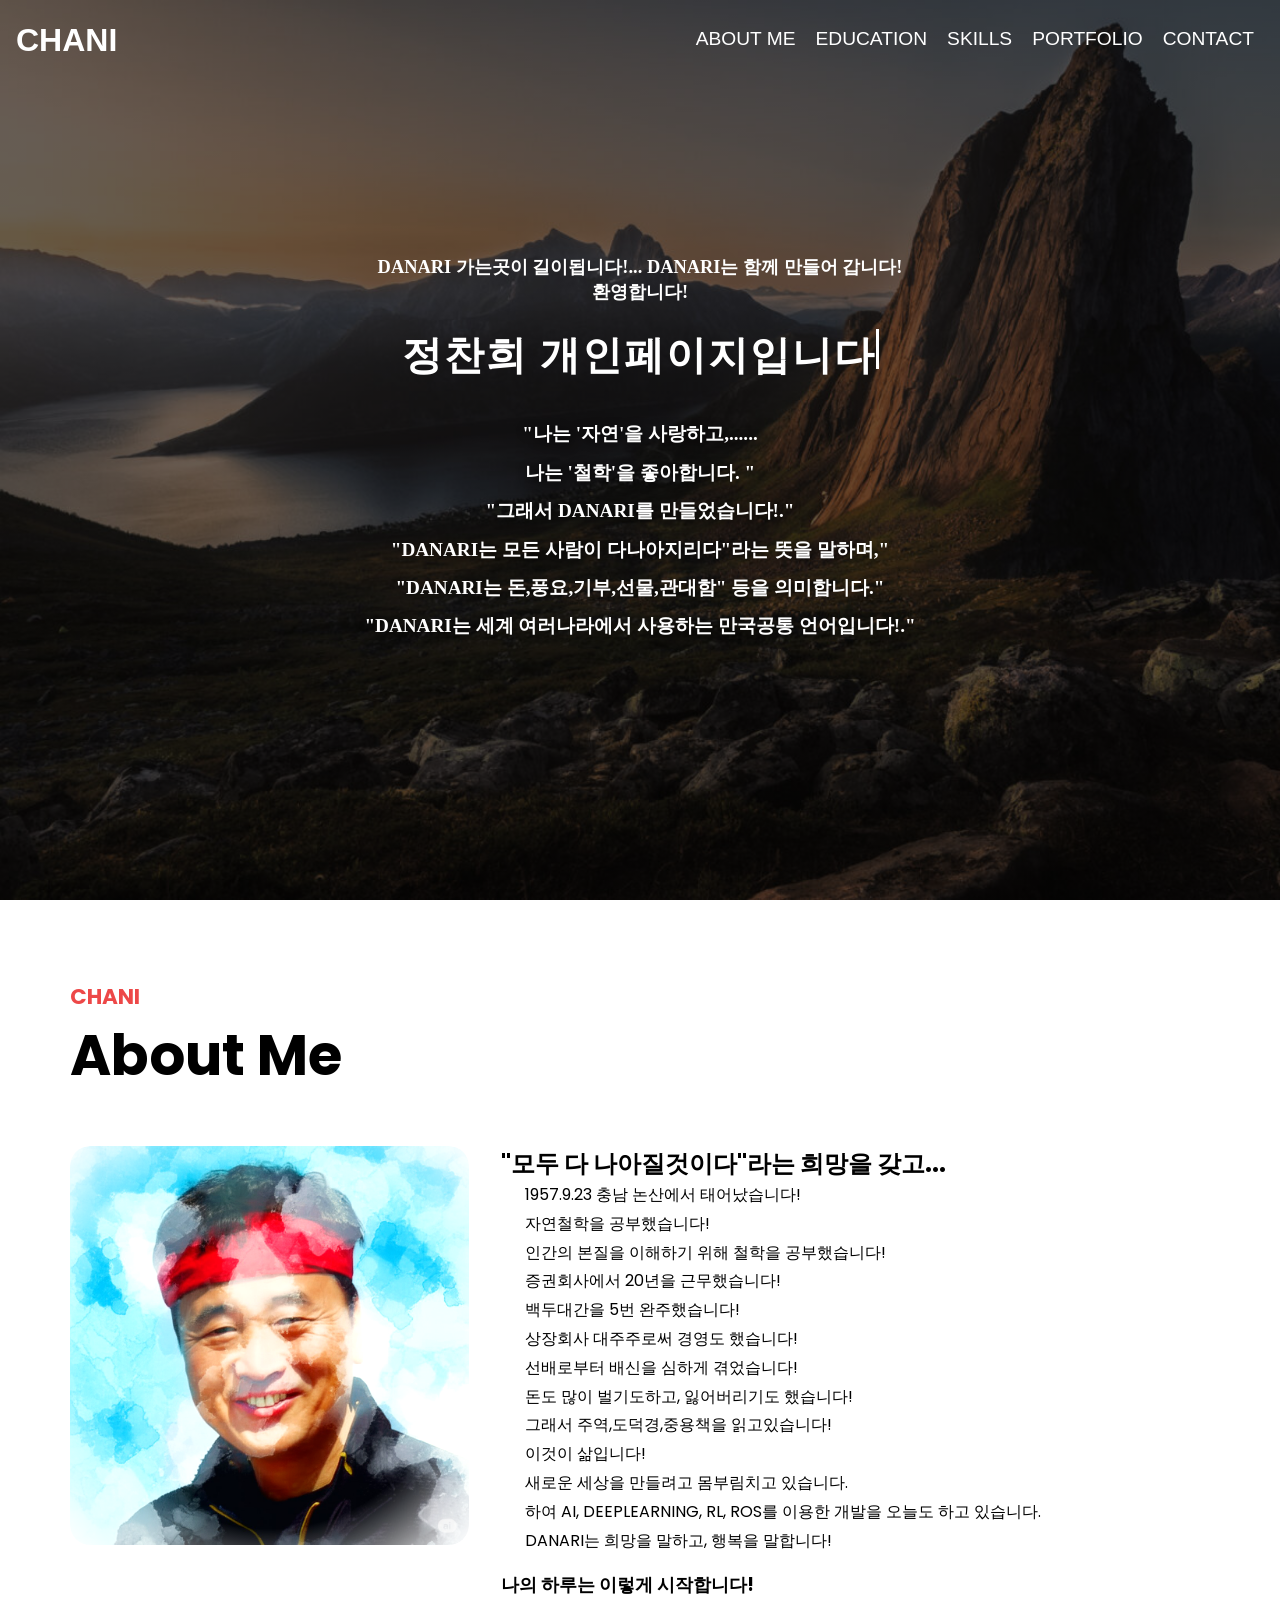
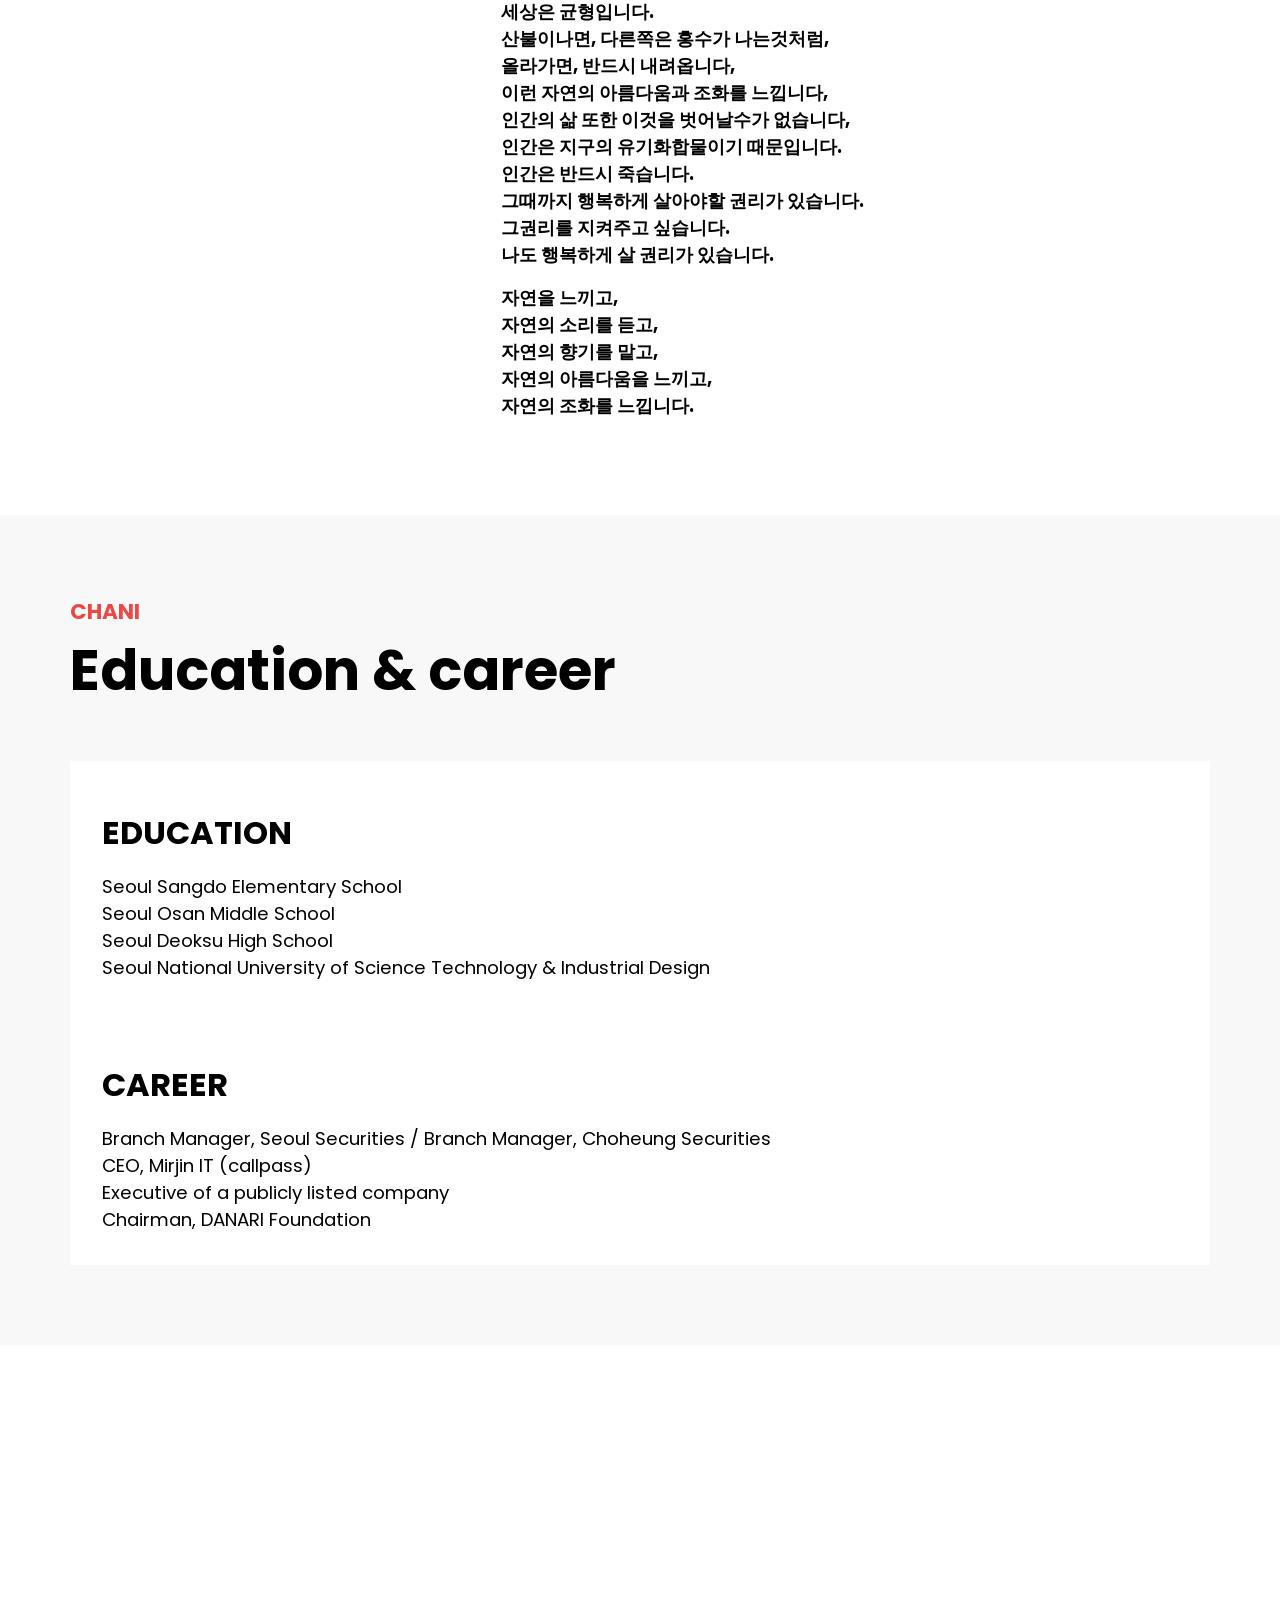
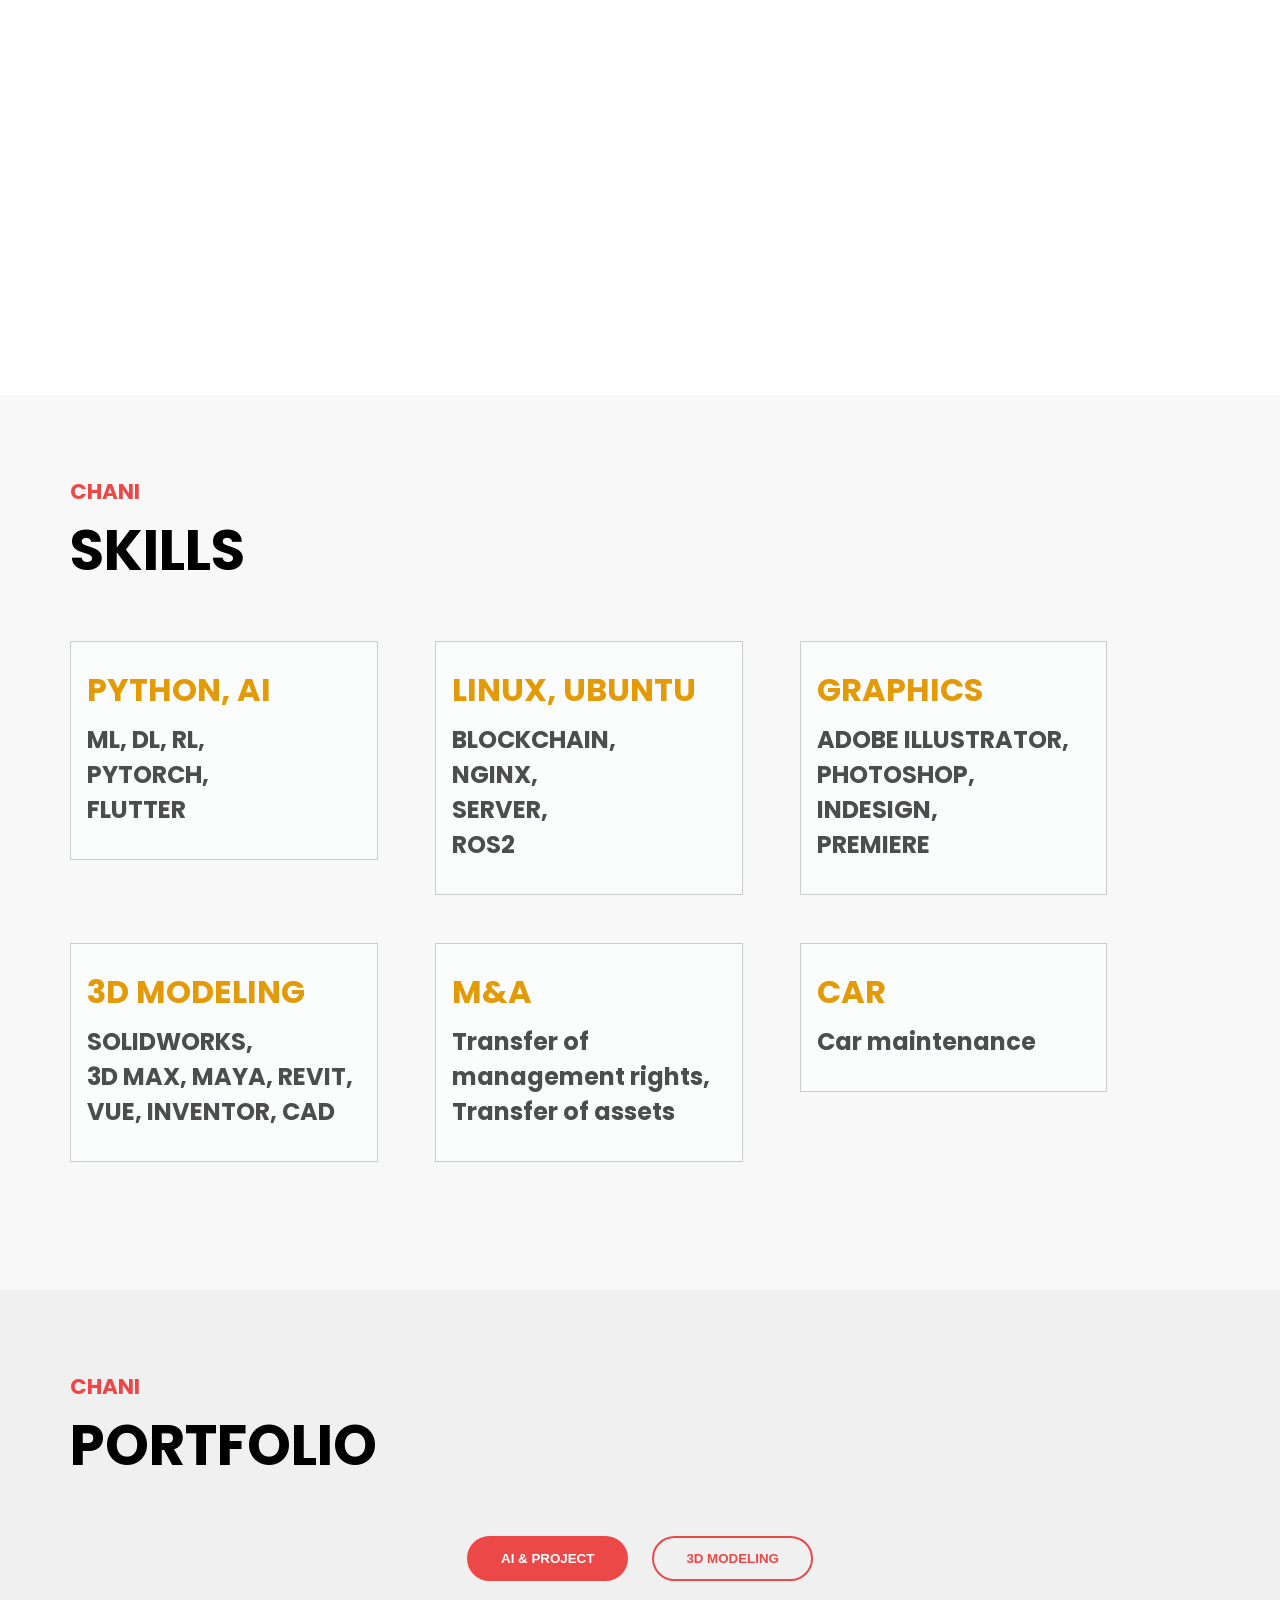
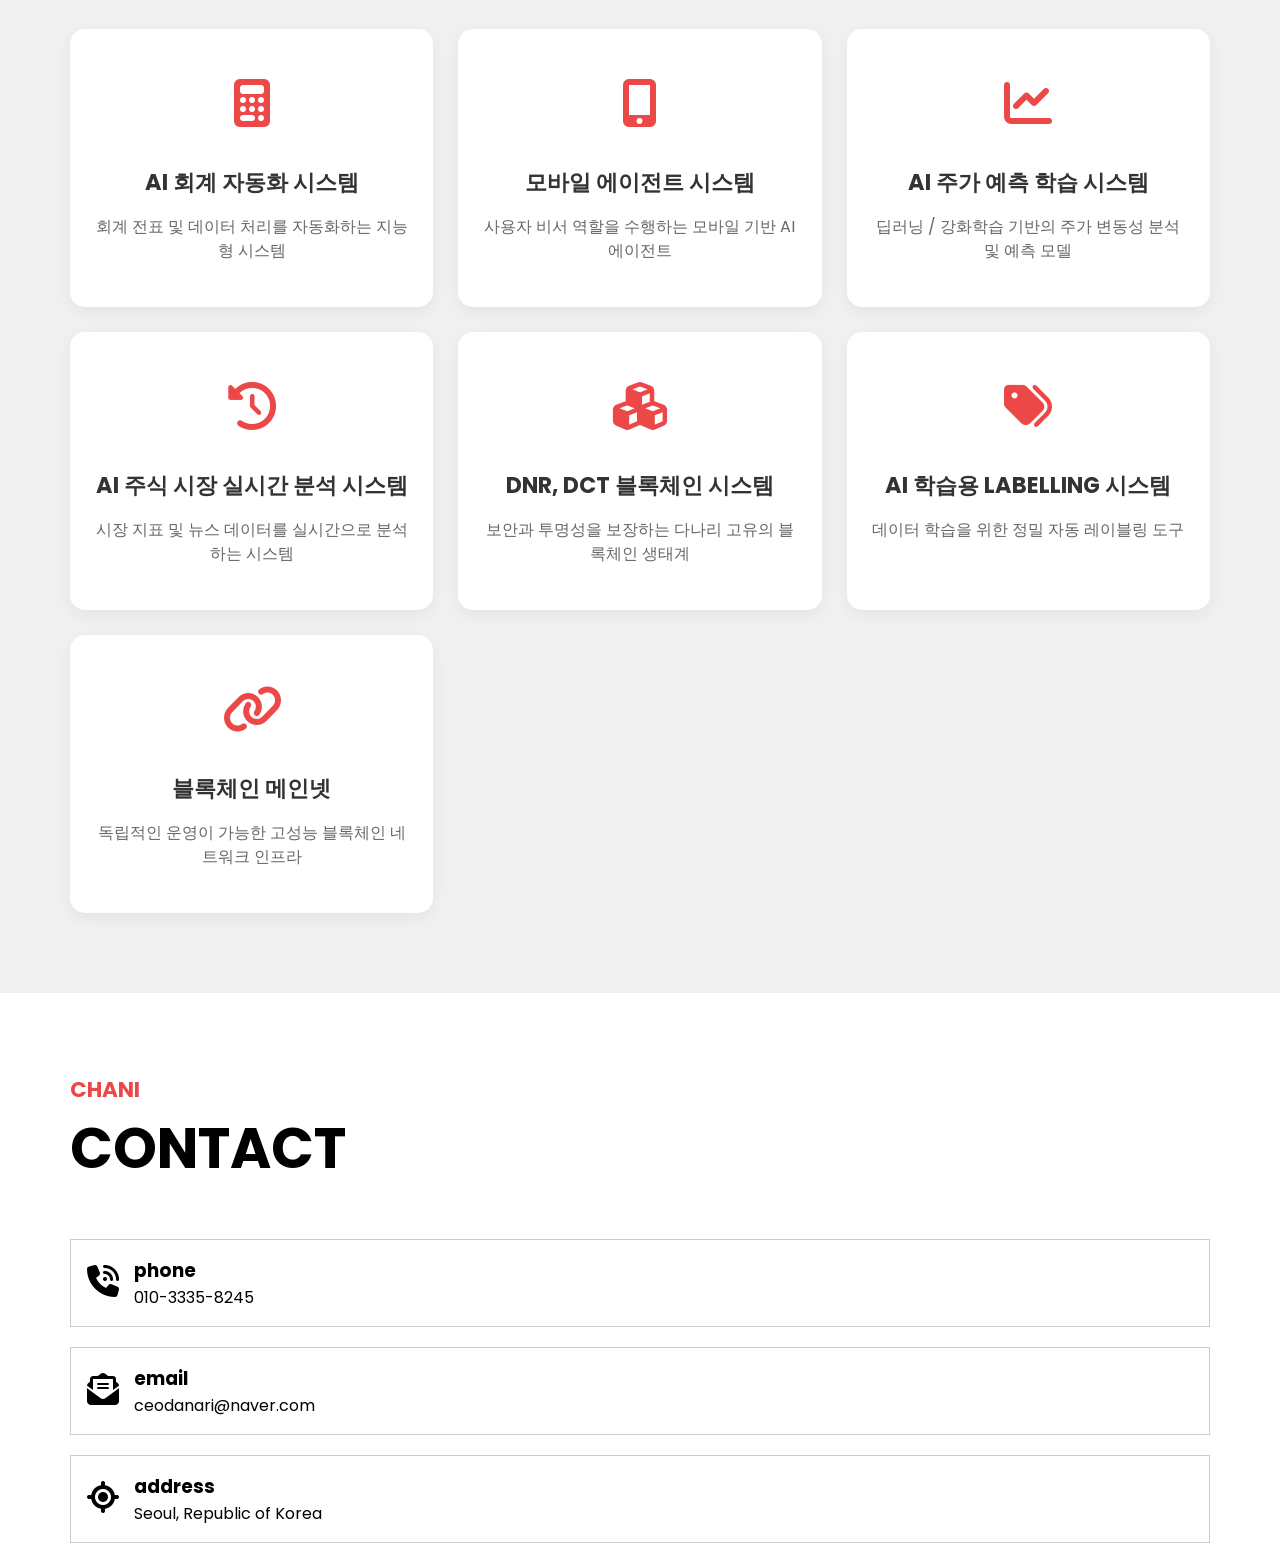
<file: index.html>
<!DOCTYPE html>
<html lang="ko">
<head>
  <meta charset="UTF-8">
  <meta http-equiv="X-UA-Compatible" content="IE=edge">
  <meta name="viewport" content="width=device-width, initial-scale=1.0">
  <title>정찬희홈에 오신것을 환영합니다</title>
  <!-- favicon -->
  <link rel="shortcut icon" href="favicon.ico" type="image/x-icon">
  <link rel="icon" href="favicon.ico" type="image/x-icon">
  <link rel="apple-touch-icon" href="images/favicon.png">
  <link rel="stylesheet" href="https://cdnjs.cloudflare.com/ajax/libs/font-awesome/6.1.1/css/all.min.css" integrity="sha512-KfkfwYDsLkIlwQp6LFnl8zNdLGxu9YAA1QvwINks4PhcElQSvqcyVLLD9aMhXd13uQjoXtEKNosOWaZqXgel0g==" crossorigin="anonymous" referrerpolicy="no-referrer" />
  <link rel="stylesheet" href="style.css">
</head>
<body>
  <!-- header -->
  <header>
    <div class="container">
      <h1>
        <button data-animation-scroll="true" data-target="#main">CHANI</button>
      </h1>
      <nav>
        <ul>
          <li>
            <button data-animation-scroll="true" data-target="#about">
              ABOUT ME
            </button>
          </li>
          <li>
            <button data-animation-scroll="true" data-target="#features">
              EDUCATION
            </button>
          </li>
          <li>
            <button data-animation-scroll="true" data-target="#coinpurpose">
              SKILLS
            </button>
          </li>
          <li>
            <button data-animation-scroll="true" data-target="#portfolio">
              PORTFOLIO
            </button>
          </li>
          <li>
            <button data-animation-scroll="true" data-target="#contact">
              CONTACT
            </button>
          </li>
        </ul>
      </nav>
    </div>
  </header>
  <!-- //end header -->

  <!-- main -->
  <main id="main">
    <div class="container">
      <h4>DANARI 가는곳이 길이됩니다!... DANARI는 함께 만들어 갑니다!</h4>
      <h4>환영합니다!</h4>
      <h2 class="active"> <span></span></h2>
      <p>
        <strong>"나는 '자연'을 사랑하고,......</strong>
        <strong>나는 '철학'을 좋아합니다. "</strong>
        <strong>"그래서 DANARI를 만들었습니다!."</strong>
        <strong>"DANARI는 모든 사람이 다나아지리다"라는 뜻을 말하며,"</strong>
        <strong>"DANARI는 돈,풍요,기부,선물,관대함" 등을 의미합니다."</strong>
        <strong>"DANARI는 세계 여러나라에서 사용하는 만국공통 언어입니다!."</strong>
      </p>
      <!-- <button class="download">DOWNLOAD CV</button>
      <button class="mouse"><i class="fa-solid fa-computer-mouse"></i></button> -->
    </div>
  </main>
  <!-- //end main -->

  <!-- About Me -->
  <section id="about" class="about">
    <div class="container">
      <div class="title">
        <h4>CHANI</h4>
        <h2>About Me</h2>
      </div>
      <div class="about-self">
        <div class="left">
          <img src="images/me_alone.jpg" alt="정찬희 프로필 사진">
        </div>
        <div class="right">
          <h2>"모두 다 나아질것이다"라는 희망을 갖고...</h2>
          <ul>
            <li>1957.9.23 충남 논산에서 태어났습니다!</li>
            <li>자연철학을 공부했습니다!</li>
            <li>인간의 본질을 이해하기 위해 철학을 공부했습니다!</li>
            <li>증권회사에서 20년을 근무했습니다!</li>                           
            <li>백두대간을 5번 완주했습니다!</li>
            <li>상장회사 대주주로써 경영도 했습니다!</li>
            <li>선배로부터 배신을 심하게 겪었습니다!</li>
            <li>돈도 많이 벌기도하고, 잃어버리기도 했습니다!</li>
            <li>그래서 주역,도덕경,중용책을 읽고있습니다!</li>
            <li>이것이 삶입니다!</li> 
            <li>새로운 세상을 만들려고 몸부림치고 있습니다.</li>
            <li>하여 AI, DEEPLEARNING, RL, ROS를 이용한 개발을 오늘도 하고 있습니다.</li>
            <li>DANARI는 희망을 말하고, 행복을 말합니다!</li>
          </ul>
          <p>
            <strong>나의 하루는 이렇게 시작합니다!</strong><br>                 
            <strong>세상은 균형입니다.</strong><br>
            <strong>산불이나면, 다른쪽은 홍수가 나는것처럼,</strong><br>
            <strong>올라가면, 반드시 내려옵니다,</strong><br>
            <strong>이런 자연의 아름다움과 조화를 느낍니다,</strong><br>
            <strong>인간의 삶 또한 이것을 벗어날수가 없습니다,</strong><br>
            <strong>인간은 지구의 유기화합물이기 때문입니다.</strong><br>
            <strong>인간은 반드시 죽습니다.</strong><br>
            <strong>그때까지 행복하게 살아야할 권리가 있습니다.</strong><br>
            <strong>그권리를 지켜주고 싶습니다.</strong><br>
            <strong>나도 행복하게 살 권리가 있습니다.</strong>
          </p>
          <p>
            <strong>자연을 느끼고,</strong><br>
            <strong>자연의 소리를 듣고,</strong><br>
            <strong>자연의 향기를 맡고,</strong><br>
            <strong>자연의 아름다움을 느끼고,</strong><br>
            <strong>자연의 조화를 느낍니다.</strong>
          </p>
        </div>
      </div>
    </div>
  </section>
  <!-- //end About Me -->

  <!-- Education & Career -->
  <section id="features" class="do">
    <div class="container">
      <div class="title">
        <h4>CHANI</h4>
        <h2>Education & career</h2>
      </div>
      <div class="do-me">                
        <div class="do-inner">
          <div class="content">
            <h3>EDUCATION</h3>
            <p>
              Seoul Sangdo Elementary School<br>
Seoul Osan Middle School<br>
Seoul Deoksu High School<br>
Seoul National University of Science Technology & Industrial Design
            </p>
          </div>
        </div>        
        <div class="do-inner">
          <div class="content">
            <h3>CAREER</h3>
            <p>
Branch Manager, Seoul Securities / Branch Manager, Choheung Securities<br>
CEO, Mirjin IT (callpass)<br>
Executive of a publicly listed company<br>
Chairman, DANARI Foundation
            </p>
          </div>
        </div>
      </div>
    </div>  
  </section>
  <!-- //end Education & Career -->

  <!-- Background -->
  <div class="bg"></div>
  <!-- //end Background -->

  <!-- SKILLS -->
  <section id="coinpurpose" class="coinpurpose">
    <div class="container">
      <div class="title">
        <h4>CHANI</h4>
        <h2>SKILLS</h2>
      </div>
      <div class="coinpurpose-me">
        <div class="coinpurpose-inner">
          <h4><strong>PYTHON, AI</strong></h4>
          <h4>ML, DL, RL,<br>PYTORCH,<br>FLUTTER</h4>
        </div>
        
        <div class="coinpurpose-inner">
          <h4><strong>LINUX, UBUNTU</strong></h4>
          <h4>BLOCKCHAIN,<br>NGINX,<br>SERVER,<br>ROS2</h4>
        </div>
        
        <div class="coinpurpose-inner">
          <h4><strong>GRAPHICS</strong></h4>
          <h4>ADOBE ILLUSTRATOR,<br>PHOTOSHOP,<br>INDESIGN,<br>PREMIERE</h4>
        </div>
        
        <div class="coinpurpose-inner">
          <h4><strong>3D MODELING</strong></h4>
          <h4>SOLIDWORKS,<br>3D MAX, MAYA, REVIT,<br>VUE, INVENTOR, CAD</h4>
        </div>
        
        <div class="coinpurpose-inner"> 
          <h4><strong>M&A</strong></h4>
          <h4>Transfer of management rights,<br>Transfer of assets</h4> 
        </div>
        
        <div class="coinpurpose-inner"> 
          <h4><strong>CAR</strong></h4>
          <h4>Car maintenance</h4> 
        </div>
      </div>
    </div>
  </section>
  <!-- //end SKILLS -->

  <!-- Portfolio -->
  <section id="portfolio" class="portfolio">
    <div class="container">
      <div class="title">
        <h4>CHANI</h4>
        <h2>PORTFOLIO</h2>
      </div>
      
      <!-- Portfolio Filters -->
      <div class="portfolio-filter">
        <button class="filter-btn active" data-filter="ai">AI & PROJECT</button>
        <button class="filter-btn" data-filter="3d">3D MODELING</button>
      </div>

      <div class="portfolio-me">
        <!-- AI Section -->
        <div class="portfolio-content ai-content active">
          <div class="ai-grid">
            <div class="ai-item">
              <div class="icon"><i class="fa-solid fa-calculator"></i></div>
              <h3>AI 회계 자동화 시스템</h3>
              <p>회계 전표 및 데이터 처리를 자동화하는 지능형 시스템</p>
            </div>
            <div class="ai-item">
              <div class="icon"><i class="fa-solid fa-mobile-screen-button"></i></div>
              <h3>모바일 에이전트 시스템</h3>
              <p>사용자 비서 역할을 수행하는 모바일 기반 AI 에이전트</p>
            </div>
            <div class="ai-item">
              <div class="icon"><i class="fa-solid fa-chart-line"></i></div>
              <h3>AI 주가 예측 학습 시스템</h3>
              <p>딥러닝 / 강화학습 기반의 주가 변동성 분석 및 예측 모델</p>
            </div>
            <div class="ai-item">
              <div class="icon"><i class="fa-solid fa-clock-rotate-left"></i></div>
              <h3>AI 주식 시장 실시간 분석 시스템</h3>
              <p>시장 지표 및 뉴스 데이터를 실시간으로 분석하는 시스템</p>
            </div>
            <div class="ai-item">
              <div class="icon"><i class="fa-solid fa-cubes"></i></div>
              <h3>DNR, DCT 블록체인 시스템</h3>
              <p>보안과 투명성을 보장하는 다나리 고유의 블록체인 생태계</p>
            </div>
            <div class="ai-item">
              <div class="icon"><i class="fa-solid fa-tags"></i></div>
              <h3>AI 학습용 LABELLING 시스템</h3>
              <p>데이터 학습을 위한 정밀 자동 레이블링 도구</p>
            </div>
            <div class="ai-item">
              <div class="icon"><i class="fa-solid fa-link"></i></div>
              <h3>블록체인 메인넷</h3>
              <p>독립적인 운영이 가능한 고성능 블록체인 네트워크 인프라</p>
            </div>
          </div>
        </div>

        <!-- 3D Modeling Section -->
        <div class="portfolio-content d3-content">
          <div class="d3-grid">
            <div class="portfolio-inner">
              <img src="images/portfolio/fireplace.jpg" alt="벽난로">
              <div class="hover-text"><h3>벽난로 디자인</h3></div>
            </div>
            <div class="portfolio-inner">
              <img src="images/portfolio/living-room.jpg" alt="거실 인테리어">
              <div class="hover-text"><h3>거실 인테리어</h3></div>
            </div>
            <div class="portfolio-inner">
              <img src="images/portfolio/train-project.jpg" alt="기차 프로젝트">
              <div class="hover-text"><h3>3D모델링습작</h3></div>
            </div>
            <div class="portfolio-inner">
              <img src="images/portfolio/motor.jpg" alt="모터 제어">
              <div class="hover-text"><h3>모터 3D 모델링</h3></div>
            </div>
            <div class="portfolio-inner">
              <img src="images/portfolio/mountain-lake.jpg" alt="산속 호수">
              <div class="hover-text"><h3>산속 호수 풍경</h3></div>
            </div>
            <div class="portfolio-inner">
              <img src="images/portfolio/id-card-1.jpg" alt="신분증 인식">
              <div class="hover-text"><h3>신분증 인식 시스템</h3></div>
            </div>
            <div class="portfolio-inner">
              <img src="images/portfolio/id-scanner.jpg" alt="신분증 인식기">
              <div class="hover-text"><h3>신분증 인식 단말기</h3></div>
            </div>
            <div class="portfolio-inner">
              <img src="images/portfolio/scanner-module.jpg" alt="인식기 모듈">
              <div class="hover-text"><h3>동전인식기 모듈 개발</h3></div>
            </div>
            <div class="portfolio-inner">
              <img src="images/portfolio/sculpture-1.jpg" alt="조형물 디자인">
              <div class="hover-text"><h3>조형물 디자인</h3></div>
            </div>
            <div class="portfolio-inner">
              <img src="images/portfolio/sculpture-2.jpg" alt="조형물 제작">
              <div class="hover-text"><h3>조형물 제작</h3></div>
            </div>
            <div class="portfolio-inner">
              <img src="images/portfolio/bathroom-camera.jpg" alt="화장실 카메라">
              <div class="hover-text"><h3>RESTROOM 3D MODELLING</h3></div>
            </div>
          </div>
        </div>
      </div>
    </div>
  </section>
  <!-- //end Portfolio -->

  <!-- Image Modal -->
  <div id="imageModal" class="modal">
    <span class="close-modal">&times;</span>
    <img class="modal-content" id="modalImg" alt="확대 이미지">
    <div id="caption"></div>
  </div>
  <!-- //end Image Modal -->

  <!-- Contact With Me -->
  <section id="contact" class="contact">
    <div class="container">
      <div class="title">
        <h4>CHANI</h4>
        <h2>CONTACT</h2>
      </div>
      <div class="contact-me">
        <div class="left">
          <div class="card">
            <div class="icon">
              <i class="fa-solid fa-phone-volume"></i>
            </div>
            <div class="info-text">
              <h3>phone</h3>
              <p>010-3335-8245</p>
            </div>
          </div>
          <div class="card">
            <div class="icon">
              <i class="fa-solid fa-envelope-open-text"></i>
            </div>
            <div class="info-text">
              <h3>email</h3>
              <p>ceodanari@naver.com</p>
            </div>
          </div>
          <div class="card">
            <div class="icon">
              <i class="fa-solid fa-location-crosshairs"></i>
            </div>
            <div class="info-text">
              <h3>address</h3>
              <p>Seoul, Republic of Korea</p>
            </div>
          </div>
        </div>
      </div>
    </div>
  </section>
  <!-- //end Contact With Me -->

  <!-- script 태그는 수정하지 않습니다. -->
  <script src="script.js"></script>
</body>
</html>
</file>
<file: style.css>
/* @import url('https://fonts.googleapis.com/css2?family=Rock Salt:wght@400;700&family=Varela+Round&display=swap'); */
@import url('https://fonts.googleapis.com/css2?family=Poppins:wght@400;700&family=Varela+Round&display=swap');
/* header.css */
*{
  margin:0;
  padding:0;
  box-sizing:border-box;
}

a, a:link, a:visited{
  color:inherit;
  text-decoration:none;
}

li{
  list-style:none;
}

.container{
  width:1140px;
  margin:0 auto;
}

header{
  position:fixed;
  color:white;
  top:0;
  z-index:1;
  width:100%;
  padding:1rem;
}

header .container{
  display:flex;
  justify-content:space-between;
  align-items:center;
  width:100%;
}

header nav ul{
  display:flex;
}

header nav ul li{
  padding:10px;
}

header button{
  background: transparent;
  border:0;
  cursor: pointer;
  color:white; 
}
header h1 button{
  font-size: 2rem;
  font-weight: bold;
}
header nav ul li button{
  font-size: 1.2rem;
}
/* End header.css */
/* main.css */
main{
  width:100%;
  height:100vh;
  color:white;
  background:linear-gradient(rgba(0,0,0,0.6), rgba(0,0,0,0.6)), url('./images/me.jpg') center center/cover no-repeat;
  position: relative;
  overflow: hidden;
  display:flex;
  justify-content:center;
  align-items:center;
  text-align:center;
}
main h4{
  font-size:1.15rem;
}
main h2{
  font-size:2.5rem;
  margin:1.5rem 0;
  letter-spacing:2px;
  font-family:'Varela Round', sans-serif; /* 웹 폰트 추가 */
}
main p{
  margin:2rem auto 0;
  font-size:1.2rem;
  white-space: nowrap;
  width: max-content;
  max-width: none;
  line-height:2.0;
  text-shadow: 2px 2px 10px rgba(0,0,0,0.8);
}
main p strong {
  display: block;
  opacity: 0;
  animation: fadeInUp 0.8s ease-out forwards;
}
/* Staggered delay for each line to create the listing effect */
main p strong:nth-of-type(1) { animation-delay: 0.5s; }
main p strong:nth-of-type(2) { animation-delay: 1.5s; }
main p strong:nth-of-type(3) { animation-delay: 2.5s; }
main p strong:nth-of-type(4) { animation-delay: 3.5s; }
main p strong:nth-of-type(5) { animation-delay: 4.5s; }
main p strong:nth-of-type(6) { animation-delay: 5.5s; }

@keyframes fadeInUp {
  from {
    opacity: 0;
    transform: translateY(20px);
  }
  to {
    opacity: 1;
    transform: translateY(0);
  }
}

main button.download{
  background-color:transparent;
  border:3px solid white;
  border-radius:20px;
  padding:1rem 2rem;
  margin-top:3rem;
  color:white;
  font-weight:bold;
  cursor:pointer;
}
main button.mouse{
  background-color:transparent;
  border:none;
  color:white;
  font-size:2rem;
  position:absolute;
  bottom:1rem;
  left:50%;
  transform:translateX(-50%);
  animation:upDown 1s ease-in-out infinite;
  cursor:pointer;
}
@keyframes upDown{
  0%{
    bottom:1rem;
  }
  50%{
    bottom:1.5rem;
  }
  100%{
    bottom:1rem;
  }
}
main h2 span::after{
  content:"";
  height:40px;
  width:3px;
  background-color:#fff;
  display:inline-block;
  animation: blink .7s ease-in-out infinite;
}
@keyframes blink {
  0%{
    opacity: 1;
  }
  100%{
    opacity: 0;
  }
}

/* about_me.css */
section{
  font-family:'Poppins', sans-serif;
  padding:5rem 0;
}
section:nth-child(2n){
  background-color:#f8f8f8;
}
section .title{
  margin-bottom:3rem;
}
section .title h4{
  font-size:1.35rem;
  color:#ed4848;
  position:relative;
}
section .title h2{
  font-size:3.5rem; 
}
section .title p{
  font-size:1.15rem;
}
/* float 속성 해제 */
section .about-self::after{
  content:"";
  clear:both;
  display:block;
}
/* 본문 너비 35% 지정 & 왼쪽 배치 */
section .about-self .left{
  width:35%;
  float:left;
  position: relative;
  overflow: hidden;
}
/* 이미지 스타일: 부드러운 외곽 그라데이션(Mask) 및 톤 조정 */
section .about-self .left img{
  max-width:100%;
  border-radius: 20px;
  filter: sepia(10%) saturate(120%) brightness(105%);
  -webkit-mask-image: radial-gradient(circle, black 65%, transparent 100%);
  mask-image: radial-gradient(circle, black 65%, transparent 100%);
  transition: all 0.5s ease-out;
}
/* 마우스를 올리면 그라데이션 유지하며 선명해지고 약간 확대 */
section .about-self .left:hover img{
  filter: sepia(0%) saturate(110%) brightness(110%);
  transform: scale(1.05);
}
/* 본문 너비 65% 지정 & 오른쪽 배치 */
section .about-self .right{
  width:65%;
  float:left;
  padding:0 2rem;
}
/* 본문 오른쪽 h3 태그의 글자 크기와 여백 지정 */
section .about-self .right h3{
  font-size:2.25rem;
  margin-bottom:1rem;
}
/* 본문 오른쪽 h3 태그의 strong 태그 색상 강조 */
section .about-self .right h3 strong{
  color:#ed4848;
}
/* 본문 오른쪽 p 태그의 크기와 여백 지정 */
section .about-self .right p{
  font-size:1.15rem;
  margin:1rem 0;
}
/* 본문 오른쪽의 아이콘 폰트 크기와 여백 지정 */
section .about-self .right .social a{
  font-size:2.25rem;
  margin-right:0.2rem;
}
ul {
  display: block;
  list-style-type: disc;
  margin-block-start: 1em;
  margin-block-end: 1em;
  margin-inline-start: 0px;
  margin-inline-end: 0px;
  padding-inline-start: 40px;
}

ol {
  display: block;
  list-style-type: decimal;
  margin-block-start: 1em;
  margin-block-end: 1em;
  margin-inline-start: 0px;
  margin-inline-end: 0px;
  padding-inline-start: 40px;
}

li {
  display: list-item;
  /* text-align:-webkit-match-parent; */
}
ul,
ol {
  line-height: 1.8;
  margin: 0;
  padding-inline-start: 1.5em;
}
/* End about_me.css */
/* what_i_do.css */
/* float 속성 해제*/
section .do-me::after{
  content:"";
  display:block;
  clear:both;
}
/* 사각형 크기와 간격, 내부 여백 설정 */
section .do-me .do-inner{
  background-color:#fff;
  width:100%;
  padding:2rem; 
  float:left;
  margin-right:5%;
  cursor:pointer;
}
/* 마지막 사각형의 외부 여백 설정 */
section .do-me .do-inner:last-child{
  margin-right:0;
}
/* 아이콘 폰트 크기와 색상 */
section .do-me .do-inner .icon i{
  font-size:2.5rem;
  color:rgb(223, 160, 33);
}
/* HTML5, CSS3, BootStrap v5.0 텍스트 크기와 간격 */
section .do-me .do-inner .content h3{
  font-size:2rem;
  margin:1rem 0;
}
/* 사각형 텍스트 크기 */
section .do-me .do-inner .content p{
  font-size:1.15rem;
}
/* do-inner 클래스에 마우스를 올리면 배경색과 텍스트 색상 변경 */
section .do-me .do-inner:hover{
  background-color:rgb(15, 107, 99);
  color:white;
}
/* do-inner 클래스에 마우스를 올리면 아이콘 폰트 색상 변경 */
section .do-me .do-inner:hover i{
  color:white;
}
/* End what_i_do.css */
/* background.css */
.bg{
  background:url('./images/background.jpg') center center;
  background-size:cover;
  background-attachment:fixed;
  height:650px;
}
/* End background.css */
/* coinpurpose.css */
/* clear 속성으로 float 속성값 해제*/
section.coinpurpose::after{
  content:"";
  display:block;
  clear:both;
}
/* coinpurpose-inner 사각형 꾸미기 */
section.coinpurpose .coinpurpose-inner{
  width:27%;
  margin-right:5%;
  padding:1rem 1rem 1.5rem 1rem;
  float:left;
  background-color:#fbfcfc;
  border:1px solid #ccc;
  margin-bottom:3rem;
}
/* 3번째마다 margin-right 0 적용 */
section.coinpurpose .coinpurpose-inner:nth-child(3n){
   margin-right:0;
}
/* 이미지의 크기가 부모 요소를 넘지 않도록 100%로 지정 */
section.coinpurpose .coinpurpose-inner img{
  width:100%;
  display:block;
}
/* strong 태그 색상과 간격 */
section.coinpurpose .coinpurpose-inner strong{
  font-size: 2rem;
  color:rgb(227, 154, 7);
  margin:0.5rem 0;
  display:block;
}
/* h4 태그 색상과 간격 */
section.coinpurpose .coinpurpose-inner h4{
  font-size:1.5rem;
  color: rgb(77, 77, 77);
  margin: 0.5rem 0;
}
/* End coinpurpose.css */
/* portfolio.css */
section.portfolio {
  background-color: #f0f0f0;
}
.portfolio-filter {
  text-align: center;
  margin-bottom: 3rem;
}
.filter-btn {
  padding: 0.8rem 2rem;
  margin: 0 10px;
  border: 2px solid #ed4848;
  background: transparent;
  color: #ed4848;
  font-weight: bold;
  cursor: pointer;
  border-radius: 30px;
  transition: all 0.3s ease;
}
.filter-btn.active, .filter-btn:hover {
  background: #ed4848;
  color: white;
}

.portfolio-content {
  display: none;
  animation: fadeIn 0.5s ease;
}
.portfolio-content.active {
  display: block;
}

/* AI Grid Style */
.ai-grid {
  display: grid;
  grid-template-columns: repeat(auto-fill, minmax(300px, 1fr));
  gap: 25px;
}
.ai-item {
  background: white;
  padding: 2.5rem 1.5rem;
  border-radius: 15px;
  text-align: center;
  transition: all 0.3s ease;
  box-shadow: 0 5px 15px rgba(0,0,0,0.05);
  border-bottom: 4px solid transparent;
}
.ai-item:hover {
  transform: translateY(-10px);
  border-bottom: 4px solid #ed4848;
  box-shadow: 0 10px 25px rgba(0,0,0,0.1);
}
.ai-item .icon {
  font-size: 3rem;
  color: #ed4848;
  margin-bottom: 1.5rem;
}
.ai-item h3 {
  font-size: 1.4rem;
  margin-bottom: 1rem;
  color: #333;
}
.ai-item p {
  font-size: 1rem;
  color: #666;
  line-height: 1.5;
}

/* 3D Grid Style */
.d3-grid {
  display: flex;
  flex-wrap: wrap;
  gap: 20px;
}
.portfolio-inner {
  width: calc(33.333% - 14px);
  position: relative;
  overflow: hidden;
  border-radius: 10px;
  box-shadow: 0 4px 15px rgba(0,0,0,0.1);
  aspect-ratio: 4 / 3;
  cursor: pointer;
}
.portfolio-inner img {
  width: 100%;
  height: 100%;
  object-fit: cover;
  transition: transform 0.5s ease;
}
.portfolio-inner .hover-text {
  position: absolute;
  top: 0;
  left: 0;
  width: 100%;
  height: 100%;
  background: rgba(0, 0, 0, 0.7);
  display: flex;
  justify-content: center;
  align-items: center;
  opacity: 0;
  transition: opacity 0.3s ease;
  padding: 20px;
  text-align: center;
}
.portfolio-inner:hover img {
  transform: scale(1.1);
}
.portfolio-inner:hover .hover-text {
  opacity: 1;
}
.portfolio-inner .hover-text h3 {
  color: white;
  font-size: 1.5rem;
  transform: translateY(20px);
  transition: transform 0.3s ease;
}
.portfolio-inner:hover .hover-text h3 {
  transform: translateY(0);
}

/* Modal Style */
.modal {
  display: none;
  position: fixed;
  z-index: 1000;
  padding-top: 100px;
  left: 0;
  top: 0;
  width: 100%;
  height: 100%;
  overflow: auto;
  background-color: rgba(0,0,0,0.9);
}
.modal-content {
  margin: auto;
  display: block;
  width: 80%;
  max-width: 900px;
  border-radius: 5px;
  animation: zoom 0.6s;
}
@keyframes zoom {
  from {transform:scale(0)} 
  to {transform:scale(1)}
}
.close-modal {
  position: absolute;
  top: 15px;
  right: 35px;
  color: #f1f1f1;
  font-size: 40px;
  font-weight: bold;
  transition: 0.3s;
  cursor: pointer;
}
.close-modal:hover {
  color: #bbb;
}
#caption {
  margin: auto;
  display: block;
  width: 80%;
  max-width: 700px;
  text-align: center;
  color: #ccc;
  padding: 10px 0;
  height: 150px;
  font-size: 1.5rem;
}
/* End portfolio.css */
/* contact_with_me.css */

section.contact .contact-me::after{
  content:"";
  display:block;
  clear:both;
}
section.contact .contact-me {
  width:100%;
  float:left;
}
section.contact .contact-me .right{
  float:left;
  width:65%;
  margin-left:5%;
}
section.contact .contact-me .left .card{
  border:1px solid #ccc;
  padding:1rem;
  display:flex;
  align-items:center;
  margin-bottom:1.25rem;
}
section.contact .contact-me .left .card .icon i{
  font-size:2rem;
  margin-right:15px;
}
section.contact .contact-me .right{ 
  float:left;
  width:65%;
  margin-left:5%;
  margin-bottom:2rem;
  border:1px solid #ccc;
  padding:1rem;
}
/* form-group 사이 간격 지정 */
section.contact .contact-me .right .form-group{
  margin-bottom:1.25rem;
}
/* label 태그가 인라인 성격이어서 외부 여백을 적용하기 위해 block으로 변경 */
section.contact .contact-me .right .form-group label{
  display:block;
  margin-bottom:0.85rem;
}
/* input 요소 꾸미기 */
section.contact .contact-me .right .form-group input{
  padding:0.625rem;
  width:100%;
  outline:none;
  border:1px solid #ccc;
  border-radius:10px;
}
/* :focus 가상 클래스 선택자로 입력 요소에 커서가 활성화되면 파란색 테두리와 그림자 효과 추가 */ 
section.contact .contact-me .right .form-group input:focus{
  border:1px solid #719ECE;
  box-shadow:0 0 10px #719ECE;
}
/* textarea 요소 꾸미기 */
section.contact .contact-me .right .form-group textarea{
  height:300px;
  width:100%;
  resize:none;
  border:1px solid #ccc;
  border-radius:10px;
}
/* textarea 요소에 커서 활성화가 되면 파란색 테두리와 그림자 효과 추가 */
section.contact .contact-me .right .form-group textarea:focus{
  outline:none;
  border:1px solid #719ECE;
  box-shadow:0 0 10px #719ECE;
}
/* 버튼 요소 꾸미기 */
section.contact .contact-me .right button{
  width:100%;
  padding:1rem;
  background-color:#f78b00;
  border:none;
  color:white;
}

/* End contact_with_me.css */
/* media.css */
@media screen and (max-width: 1140px){

  /* 메인 container 기준 1140 -> 992px */
  main .container{
    width: 992px;
  }
  
  /* 섹션 container 기준 1140 -> 600px */
  section .container{
    width:600px;
  }

  /* About me 영역 왼쪽을 너비를 50% -> 100% 변경 */
  section .about-self .left{
    width:100%;
    margin-bottom: 1.5rem;
  }
  /* About me 영역 오른쪽 너비를 50% -> 100% 변경 */
  section  .about-self .right{
    width:100%;
    padding:0;
  }

  /* What I Do 영역의 콘텐츠 박스의 너비를 30% -> 48% 변경 */
  section .do-me .do-inner{
    width:48%;
    margin-bottom: 1.5rem;
    margin-right: 0;
  }

  section .do-me .do-inner:nth-child(2n+1){
    margin-right:4%; /* 1, 3, 5...번째 본문 사각형에 margin-right 4% 적용 */
  }
  
  /* PortFolio 영역의 콘텐츠 박스 너비를 30% ->  48% 변경 */
  section .portfolio-me .portfolio-inner{
    width:48%;
    margin-right: 0;
  }

  section .portfolio-me .portfolio-inner:nth-child(2n+1){
    margin-right:4%;
  }

  /* Contact With Me 영역 */
  section.contact .contact-me .left{
    width:100%; /* 너비 변경 30% -> 100% */
  }
  
  section.contact .contact-me .right{
    width:100%;/* 너비 변경 65% -> 100% */
    margin-left: 0; /* margin 초기화 */
    
  }
}

@media (max-width: 992px){
  html{
    font-size: 14px;
  }

  /* 메인 영역 container 기준 너비 변경 */
  main .container{
    width: 768px; /* 992px -> 768px */
  }

  /* PortFolio 영역 */
  section .portfolio-me .portfolio-inner{
    width:100%; /* 48% -> 100% 변경 */
  } 
}

@media (max-width: 768px){
  html{
    font-size: 13px;
  }
  
  /* 메인 영역 container 기준 너비 변경 */
  main .container{
    width: 576px; /* 768px -> 576px */
  }

  section .container{
    width:400px; /* 600px -> 400px */
  }

  section .do-me .do-inner{
    width:100%; /* 48% -> 100% */
    margin-right: 0; /* margin 초기화 */
  }
}

@media (max-width: 576px){
  
  html{
    font-size: 12px;
  }

  main .container{
    width: 400px; /* 576px -> 400px */
  }

  section .container{
    width:360px; /* 400px -> 360px */
  }
}

@media (max-width: 400px){
  
  html{
    font-size: 11px;
  }
  main .container{
    width: 320px;/* 400px -> 320px */
  }

  main h4{
    font-size: 1.5rem;
  }
  section .container{
    width: 320px;/* 360px -> 320px */
  }
  section .title h2{
    font-size: 3rem; /* 3.5rem -> 3rem */
  }
}
/* End media.css */
header.active{
  background-color:rgba(0,0,0);
  animation:fadeIn 0.5s ease-in-out;
}
@keyframes fadeIn{
  0%{
    opacity:0;
  }
  100%{
    opacity:1;
  }
}
</file>
